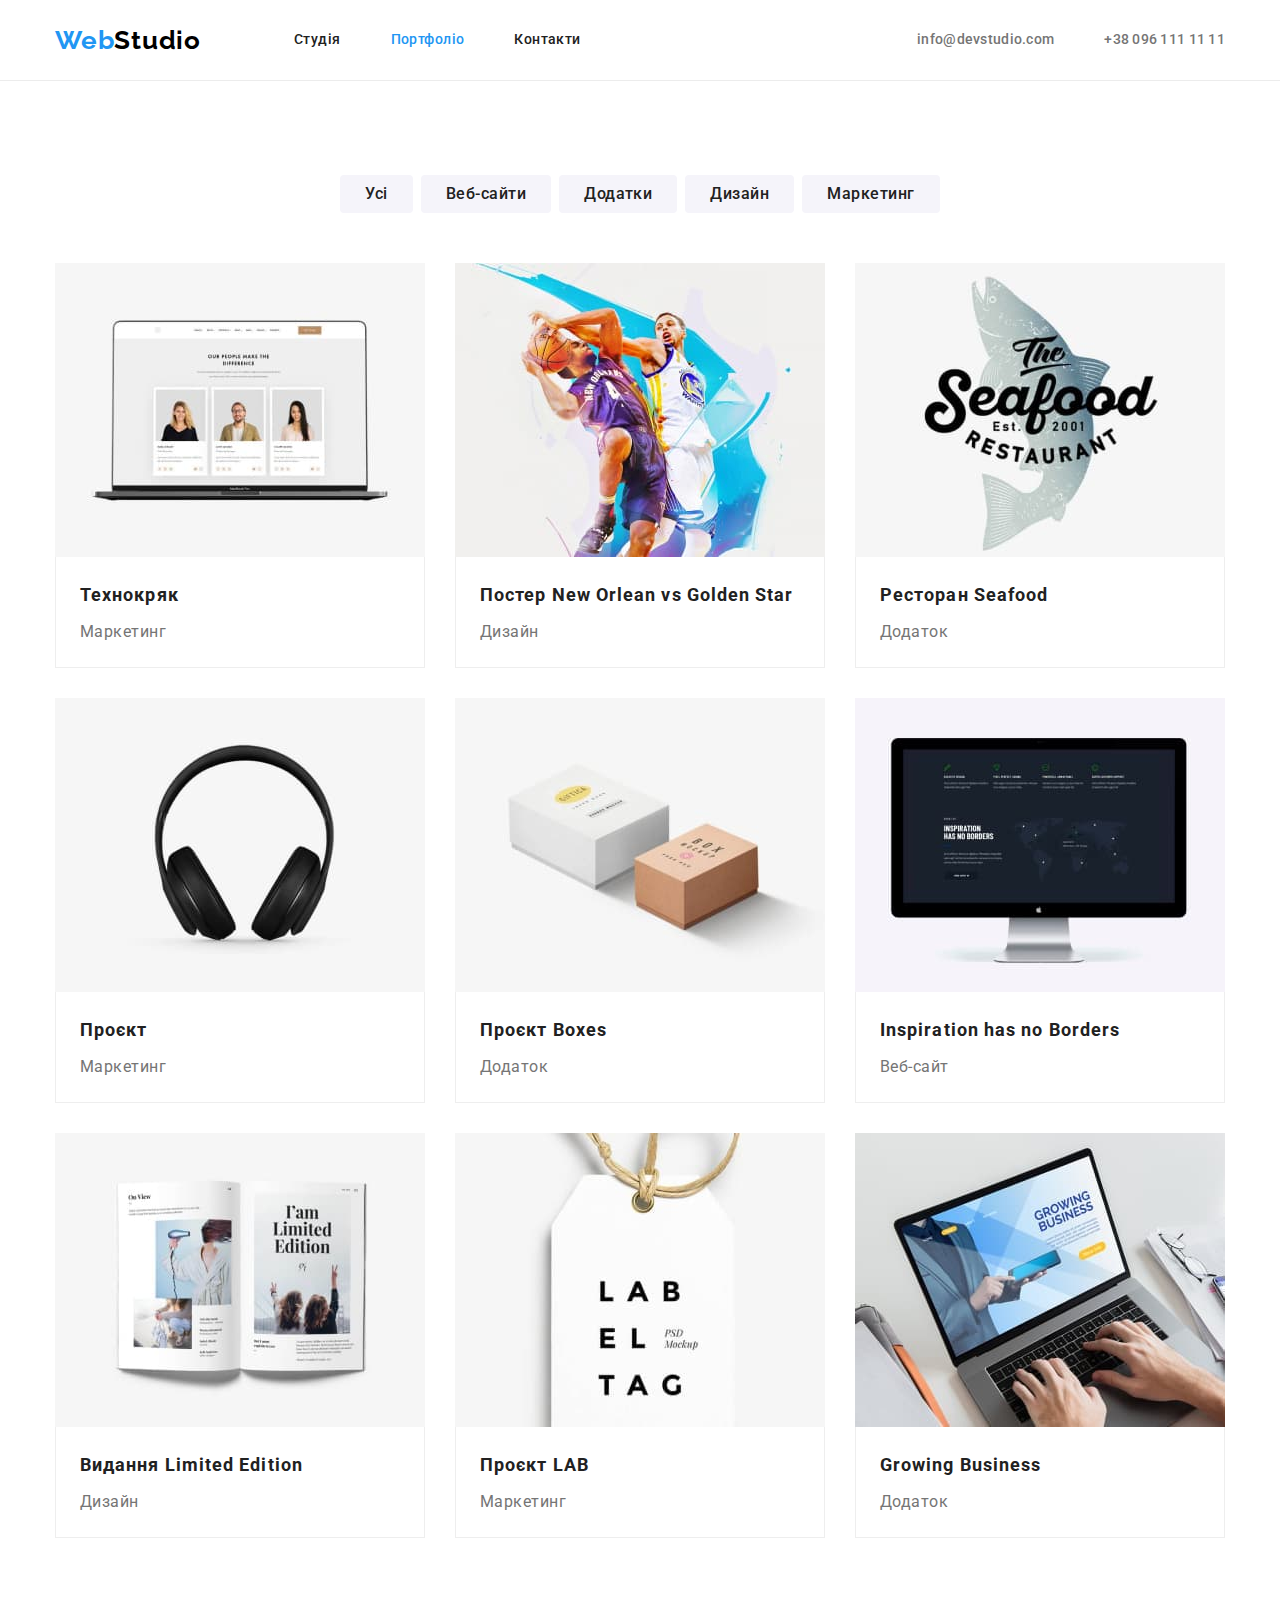
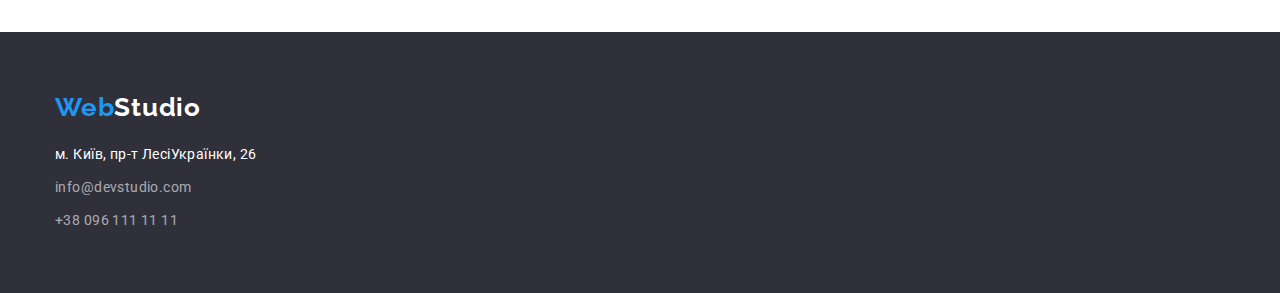
<file: portfolio.html>
<!DOCTYPE html>
<html lang="uk">
  <head>
    <meta charset="UTF-8" />
    <meta http-equiv="X-UA-Compatible" content="IE=edge" />
    <meta name="viewport" content="width=device-width, initial-scale=1.0" />
    <title>webstudio</title>
    <link
      href="https://fonts.googleapis.com/css2?family=Raleway:wght@700&family=Roboto:wght@400;500;700;900&display=swap"
      rel="stylesheet"
    />
    <link rel="stylesheet" href=" https://cdnjs.cloudflare.com/ajax/libs/modern-normalize/1.1.0/modern-normalize.min.css" />
    <link rel="stylesheet" href="./css/styles.css" />
  </head>

  <body>
    <header class="page-header">
      <div class="container main-nav">
        <!--main-nav-->
        <nav class="navigation">
          <!--logo-->
          <a class="logo-nav" href="./index.html"><span class="logo-accent">Web</span>Studio</a>

          <!--navigation-->

          <ul class="nav-list">
            <li class="nav-item">
              <a class="nav-link" href="./index.html">Студія</a>
            </li>

            <li class="nav-item">
              <a class="nav-link current" href="./portfolio.html">Портфоліо</a>
            </li>

            <li class="nav-item">
              <a class="nav-link" href="#">Контакти</a>
            </li>
          </ul>
        </nav>

        <!-- Link to e-mail address phone number  -->
        <ul class="contact">
          <li class="contact-item">
            <a href="mailto:info@devstudio.com" class="link">info@devstudio.com</a>
          </li>
          <li class="contact-item">
            <a href="tel:+380961111111" class="link">+38 096 111 11 11</a>
          </li>
        </ul>
      </div>
    </header>

    <main>
      <!--main-page-->

      <section class="section">
        <div class="container">
          <h1 class="portfolio-title title-hidden">Portfolio</h1>
          <div class="prtf">
            <button class="prtf-button" type="button">Усі</button>
            <button class="prtf-button" type="button">Веб-сайти</button>
            <button class="prtf-button" type="button">Додатки</button>
            <button class="prtf-button" type="button">Дизайн</button>
            <button class="prtf-button" type="button">Маркетинг</button>
          </div>
          
          <!--works-->
          
          <ul class="list">
            <li class="item-card">
              <img src="./images/1-img.jpg" alt="Лептоп" width="370" />
              <div class="card-content">
                <h2 class="work-title">Технокряк</h2>
                <p class="work-desc">Маркетинг</p>
              </div>
            </li>
          
            <li class="item-card">
              <img src="./images/2-img.jpg" alt="Баскетбол" width="370" />
              <div class="card-content">
                <h2 class="work-title">Постер New Orlean vs Golden Star</h2>
                <p class="work-desc">Дизайн</p>
              </div>
            </li>
          
            <li class="item-card">
              <img src="./images/3-img.jpg" alt="Морепродукти" width="370" />
              <div class="card-content">
                <h2 class="work-title">Ресторан Seafood</h2>
                <p class="work-desc">Додаток</p>
              </div>
            </li>
          
            <li class="item-card">
              <img src="./images/4-img.jpg" alt="Навушники" width="370" />
              <div class="card-content">
                <h2 class="work-title">Проєкт</h2>
                <p class="work-desc">Маркетинг</p>
              </div>
            </li>
          
            <li class="item-card">
              <img src="./images/5-img.jpg" alt="Бокс" width="370" />
              <div class="card-content">
                <h2 class="work-title">Проєкт Boxes</h2>
                <p class="work-desc">Додаток</p>
              </div>
            </li>
          
            <li class="item-card">
              <img src="./images/6-img.jpg" alt="Монітор" width="370" />
              <div class="card-content">
                <h2 class="work-title">Inspiration has no Borders</h2>
                <p class="work-desc">Веб-сайт</p>
              </div>
            </li>
          
            <li class="item-card">
              <img src="./images/7-img.jpg" alt="Журнал" width="370" />
              <div class="card-content">
                <h2 class="work-title">Видання Limited Edition</h2>
                <p class="work-desc">Дизайн</p>
              </div>
            </li>
          
            <li class="item-card">
              <img src="./images/8-img.jpg" alt="Проєкт" width="370" />
              <div class="card-content">
                <h2 class="work-title">Проєкт LAB</h2>
                <p class="work-desc">Маркетинг</p>
              </div>
            </li>
          
            <li class="item-card">
              <img src="./images/9-img.jpg" alt="Ноут" width="370" />
              <div class="card-content">
                <h2 class="work-title">Growing Business</h2>
                <p class="work-desc">Додаток</p>
              </div>
            </li>
          </ul>
        </div>         
      </section>
    </main>

    <!--footer-->
    <footer class="footer">
      <div class="container">
        <a class="logo-footer" href="./index.html"><span class="logo-accent">Web</span>Studio</a>

        <address class="address">
          <ul class="address-list">
            <li class="address-item">
              <a
                class="address-link"
                href="https://goo.gl/maps/Fy1uCrwSByk2Ayvy6"
                target="_blank"
                rel="noopener noreferrer"
              >
                м. Київ, пр-т ЛесіУкраїнки, 26
              </a>
            </li>

            <li class="address-item">
              <a class="address-link" href="mailto:info@devstudio.com">info@devstudio.com</a>
            </li>

            <li class="address-item">
              <a class="address-link" href="tel:+380961111111">+38 096 111 11 11</a>
            </li>
          </ul>
        </address>
      </div>
    </footer>
  </body>
</html>
</file>
<file: css/styles.css>
:root {
  --accent-color: #2196f3;
  --primary-text-color: #212121;
  --secondary-text-color: #757575;
  --white-text-color: #fff;
  --white-opacity-text-color: rgba(255, 255, 255, 0.6);
  --primary-background-color: #fff;
  --secondary-background-color: #f5f4fa;
  --dark-background-color: #2f303a;
  --logo-color: #000;
  --border-color: #ececec;
  --border-card-color: #eee;
  --card-set-gap: 30px;
  --card-shadow: 0px 1px 3px rgba(0, 0, 0, 0.12),
    0px 1px 1px rgba(0, 0, 0, 0.14),
    0px 2px 1px rgba(0, 0, 0, 0.2);
  --card-shadow-portfolio: 0px 3px 1px 
  rgba(0, 0, 0, 0.1), 0px 1px 2px 
  rgba(0, 0, 0, 0.08), 0px 2px 2px
   rgba(0, 0, 0, 0.12);
   
}


ul {
  list-style: none;
  padding: 0;
  margin: 0;
}

a {
  text-decoration: none;
}


img {
  display: block;
  max-width: 100%;
  height: auto;
}

body {
  font-family: 'Roboto', sans-serif;
  font-size: 14px;
  color: var(--secondary-text-color);
  line-height: 1.7;
  letter-spacing: 0.03em;
  background-color: var(--primary-background-color);
}

/*container*/
.container {
  width: 1200px;
  margin-left: auto;
  margin-right: auto;
  padding-left: 15px;
  padding-right: 15px;
}

.header {
  border-bottom: 1px solid var(--border-color);
}

.page-header {
    border-bottom: 1px solid var(--border-color);
}

/*main-nav*/
.main-nav,
.navigation {
  display: flex;
  align-items: center;
}

/*logo*/
.logo-nav {
  display: block;

  color: var(--logo-color);
  font-family: Raleway, sans-serif;
  font-weight: 700;
  font-size: 26px;
  line-height: 1.19;
  letter-spacing: 0.03em;
}

.logo-accent {
  color: var(--accent-color);
}

/*navigation*/

.nav-list {
  display: flex;
  margin-left: 93px;
}

.nav-list .nav-item + .nav-item {
  margin-left: 50px;
}
/*або
.nav-item {
  margin-right: 8px;
}
або
.nav-list .nav-item:not(:last-child) {
  margin-right: 0;
}*/

.nav-link {
  display: block;
  padding-top: 32px;
  padding-bottom: 32px;

  line-height: 1.14;
  font-weight: 500;
  color: var(--primary-text-color);
}

.nav-link .current {
  color: var(--accent-color);
}

.nav-link:hover,
.nav-link:focus {
  color: var(--accent-color);
}

.current {
  color: var(--accent-color);
}

/*Link to e-mail address phone number*/
.contact {
  display: flex;
  margin-top: 0;
  margin-bottom: 0;
  margin-left: auto;
  padding-left: 0;

  font-weight: 500;
  line-height: 1.14;
}

.contact-item {
  display: flex;
  line-height: 1.14;
  letter-spacing: 0.02em;
}

.contact .link {
  color: var(--secondary-text-color);
  padding-top: 32px;
  padding-bottom: 32px;
  display: inline-flex;
}

.contact .link:hover,
.contact .link:focus {
  color: var(--accent-color);
}

.contact-item + .contact-item {
  margin-left: 50px;
}

.contact-svg {
  display: flex;

}

.mail,
.phone {
  margin-right: 10px;
}


/*main*/

/*hero*/
.hero {
  text-align: center;
  background-color: var(--dark-background-color);
  padding-top: 200px;
  padding-bottom: 200px;    
      
  max-width: 1600px;
  height: 600px;
  margin-left: auto;
  margin-right: auto;
  background-image: linear-gradient(to right, rgba(47, 48, 58, 0.4),
   rgba(47, 48, 58, 0.4)), 
   url(../images/overlay.jpg);
}
.hero-title {
  font-weight: 900;
  font-size: 44px;
  line-height: 1.4;
  letter-spacing: 0.06em;
  color: var(--white-text-color);
  text-transform: uppercase;
  margin-top: 0;
  margin-bottom: 30px;
}

.button {
  border: none;
  padding: 10px 32px;
  min-width: 216px;
  border-radius: 4px;  

  cursor: pointer;
  font-family: inherit;
  font-size: 16px;
  line-height: 1.875;
  letter-spacing: 0.06em;
  color: var(--white-text-color);
  font-weight: 700;
  background-color: var(--accent-color);
  box-shadow: box-shadow: 0px 4px 4px rgba(0, 0, 0, 0.15);;
}


.button:hover,
.button:focus {
  background: #188CE8;
  box-shadow: 0px 4px 4px rgba(0, 0, 0, 0.15);
border-radius: 4px;
}

/*overlay
.overlay {
  max-width: 1600px;
  height: 600px;
  margin-left: auto;
  margin-right: auto;
  outline: 1px solid var(--logo-color);
}
*/

/*Наші переваги*/

.section,
.section-team {
  padding-top: 94px;
  padding-bottom: 94px;
}
.section-work {
  padding-bottom: 94px;
}

.title-hidden {
  display: none;
}

.section-title {
  color: var(--primary-text-color);
  font-weight: 700;
  font-size: 36px;
  line-height: 1.167;
  letter-spacing: 0.03em;
  margin-top: 0;
  margin-left: calc(-1 * var(--card-set-gap));
  text-align: center;
  margin-bottom: 50px;
}

.list,
.list-sec {
  margin-top: 0;
  margin-bottom: 0;
  padding-left: 0;
}
.list-sec {
  padding: 0;
  margin: 0;
  list-style: none;
  display: flex;
  flex-wrap: wrap;
}

.list,
.team-list {
  padding: 0;
  margin: 0;
  list-style: none;
  display: flex;
  flex-wrap: wrap;
}


.item-sec,
.team-card {
  width: calc((100% - 90px)/4);
  margin-left: 30px;
}

.work-card {
  width: calc((100% - 60px)/3);;
  margin-left: 30px;  
}

.list-sec .item-sec:nth-child(1) {
  margin-left: 0px;
}

.list .work-card:nth-child(1) {
  margin-left: 0px;
}

.team-list .team-card:nth-child(1) {
  margin-left: 0px;
}

.icon {
  display: flex;
  content: "";
  height: 120px;
  background-repeat: no-repeat;
  background-size: contain;
  background-position: center;
  background-color: #F5F4FA;
  margin-bottom: 30px;
  border-radius: 4px;
  justify-content: center;
  align-items: center;

}



.icon-antenn,
.icon-clock,
icon-diagram,
icon-astr {
  height: 70px;
  width: 70px;
}

.icon-antenna::before {
  background-image: url("../images/icons.svg/clock\ 1.svg");
}

.icon-clock::before {
  background-image: url("../images/icons.svg/clock\ 1.svg");
}

.icon-diagram::before {
  background-image: url("../images/icons.svg/diagram\ 1.svg");
}

.icon-astr::before {
  background-image: url("../images/icons.svg/astronaut\ 1.svg");
}


.title {
  color: var(--primary-text-color);
  font-size: 14px;
  line-height: 1.14;
  text-transform: uppercase;
  margin-top: 0;
  margin-bottom: 0;
}

.list-item {
  margin-top: 10px;
  margin-bottom: 0;
}


.team-card {
  box-shadow: var(--card-shadow);
  border-radius: 0px 0px 4px 4px;
  background-color: var(--primary-background-color);
}

.section-team {
  background-color: var(--secondary-background-color);
  margin-top: 0;
  margin-bottom: 0;
}



.team-list {
  margin-top: 0;
  margin-bottom: 0;
  padding-left: 0;
}
.descr {
  
  padding-top: 30px;
  padding-bottom: 30px;
}
.team-list .title {
  color: var(--primary-text-color);
  font-weight: 500;
  font-size: 16px;
  line-height: 1.18;
  text-align: center;
  letter-spacing: 0.03em;
  margin-top: 0;
  margin-bottom: 10px;
}
.team-position {
  font-size: 16px;
  line-height: 1.18;
  text-align: center;
  color: var(--secondary-text-color);
  margin-top: 0;
  margin-bottom: 16px;
}

.social-net {
  display: flex;
  padding-left: 32px;
  padding-right: 32px;
  margin-left: auto;
  margin-right: auto;
  list-style: none;
  align-items: center;
  justify-content: center;
}

.net{
  display: block;
  height: 44px;
  width: 44px;
  padding: 0;
  margin-left: 10px;
  margin-right: 0;
  background-repeat: no-repeat;
  background-position: center;
  border-radius: 50%;
  
}

.insta {
  background-image: url("../images/icons.svg/3-instagram.svg");
  background-color: #2196F3;
}

.inst {
  background-image: url("../images/icons.svg/3-instagram2.svg");;
}

.twit {
  background-image: url("../images/icons.svg/3-twitter.svg"); 
}

.fb {
  background-image: url("../images/icons.svg/3-facebook.svg");
}

.ln {
  background-image: url("../images/icons.svg/3-linkedin.svg");
}

.net:nth-child(1) {
  margin-left: 0px;
}

/*Постійні кліенти*/

.client-list {
  list-style: none;
  display: flex;
  flex-wrap: wrap;
 
  height: 92px;
}

.client-card {
  display: flex;
  width: calc((100% - 150px)/6);
  margin-right: 0;
  margin-left: 30px;
  height: 92px;
  border: 1px solid #AFB1B8;
  border-radius: 4px;
  align-items: center;
  justify-content: center; 
}

.client-card:nth-child(1) {
  margin-left: 0px;
}

.client-link {
  display: inline-flex;
  align-items: center;
  color: currentColor;
  text-decoration: none;
}

.client-link::before {
  content: "";
  width: 106px;
  height: 60px;
  background-size: contain;
}

.first::before {
   background-image: url("../images/icons.svg/4-logo-1.svg");
}

.second::before {
  background-image: url("../images/icons.svg/4-logo-2.svg");
}

.third::before {
  background-image: url("../images/icons.svg/4-logo-3.svg");
}

.fourth::before {
  background-image: url("../images/icons.svg/4-logo-4.svg");
}

.fifth::before {
  background-image: url("../images/icons.svg/4-logo-5.svg");
}

.sixth::before {
  background-image: url("../images/icons.svg/4-logo-6.svg");
}








/*Portfolio*/

.section-btn {
  padding-top: 74px;
  padding-bottom: 114px;
  margin-right: auto;
  margin-left: auto;
}
/*div для кнопок*/

.prtf {
  display: flex;
  align-items: center;
  justify-content: center;
  margin-bottom: 50px;
}

.prtf .prtf-button + .prtf-button {
  margin-left: 8px;
}

.prtf-button {
  font-family: inherit;
  font-size: 16px;
  color: var(--primary-text-color);
  font-weight: 500;
  letter-spacing: 0.03em;
  line-height: 1.612;
  background-color: var(--secondary-background-color);
  border: none;
  border-radius: 4px;
  cursor: pointer;
  padding: 6px 25px;
 
}

.prtf-button:hover,
.prtf-button:focus {
  color: var(--white-text-color);
  background-color: var(--accent-color);
  box-shadow: var(--card-shadow-portfolio);
}

/*works*/

.item-card {
  margin-left: 30px;
  margin-bottom: 30px;
}

.item-card:nth-child(3n + 1) {
  margin-left: 0;
}

.item-card:nth-child(n + 7) {
  margin-bottom: 0;
}

.card-content {
  padding: 20px 24px;
  border: 1px solid var(--border-card-color);
  border-top: none;
}

.work-title {
  font-size: 18px;
  line-height: 2;
  letter-spacing: 0.06em;
  font-weight: 700;
  color: var(--primary-text-color);
  margin-top: 0;
  margin-bottom: 4px;
}
.work-desc {
  margin: 0;
  font-style: 400;
  font-size: 16px;
  line-height: 1.88;
  letter-spacing: 0.03em;
  color: var(---secondary-text-color);
}

/* Footer */
.footer {
  background-color: var(--dark-background-color);
  padding-top: 60px;
  padding-bottom: 60px;
}

.logo-footer {
  display: inline-block;
  font-family: 'Raleway', sans-serif;
  font-weight: 700;
  font-size: 26px;
  line-height: 1.2;
  letter-spacing: 0.03em;
  margin-bottom: 20px;
}

.logo-footer {
  color: var(--white-text-color);
}

.address {
  font-style: normal;
}
.address-list {
  margin-top: 0;
}
.address-item:not(:last-child) {
  margin-bottom: 9px;
}

.address-link {
  color: var(--white-text-color);
}

.address-link[href^='mailto'],
.address-link[href^='tel'] {
  color: var(--white-opacity-text-color);
}

.address-link:hover,
.address-link:focus {
  color: var(--accent-color);
}

.social-net-footer {
  width: 206px;
  height: 80px;
}

.social-net-list {
  display: flex;
  margin-left: 0;
  margin-right: 0;
  list-style: none;
  align-items: center;
  justify-content: center;
 
}

.title-net {
  padding: 0;
  margin-bottom: 20px;
  font-weight: 700;
  font-size: 14px;
  line-height: 1.14;
  letter-spacing: 0.03em;
  text-transform: uppercase;
  color: var(--white-text-color);
}
</file>
